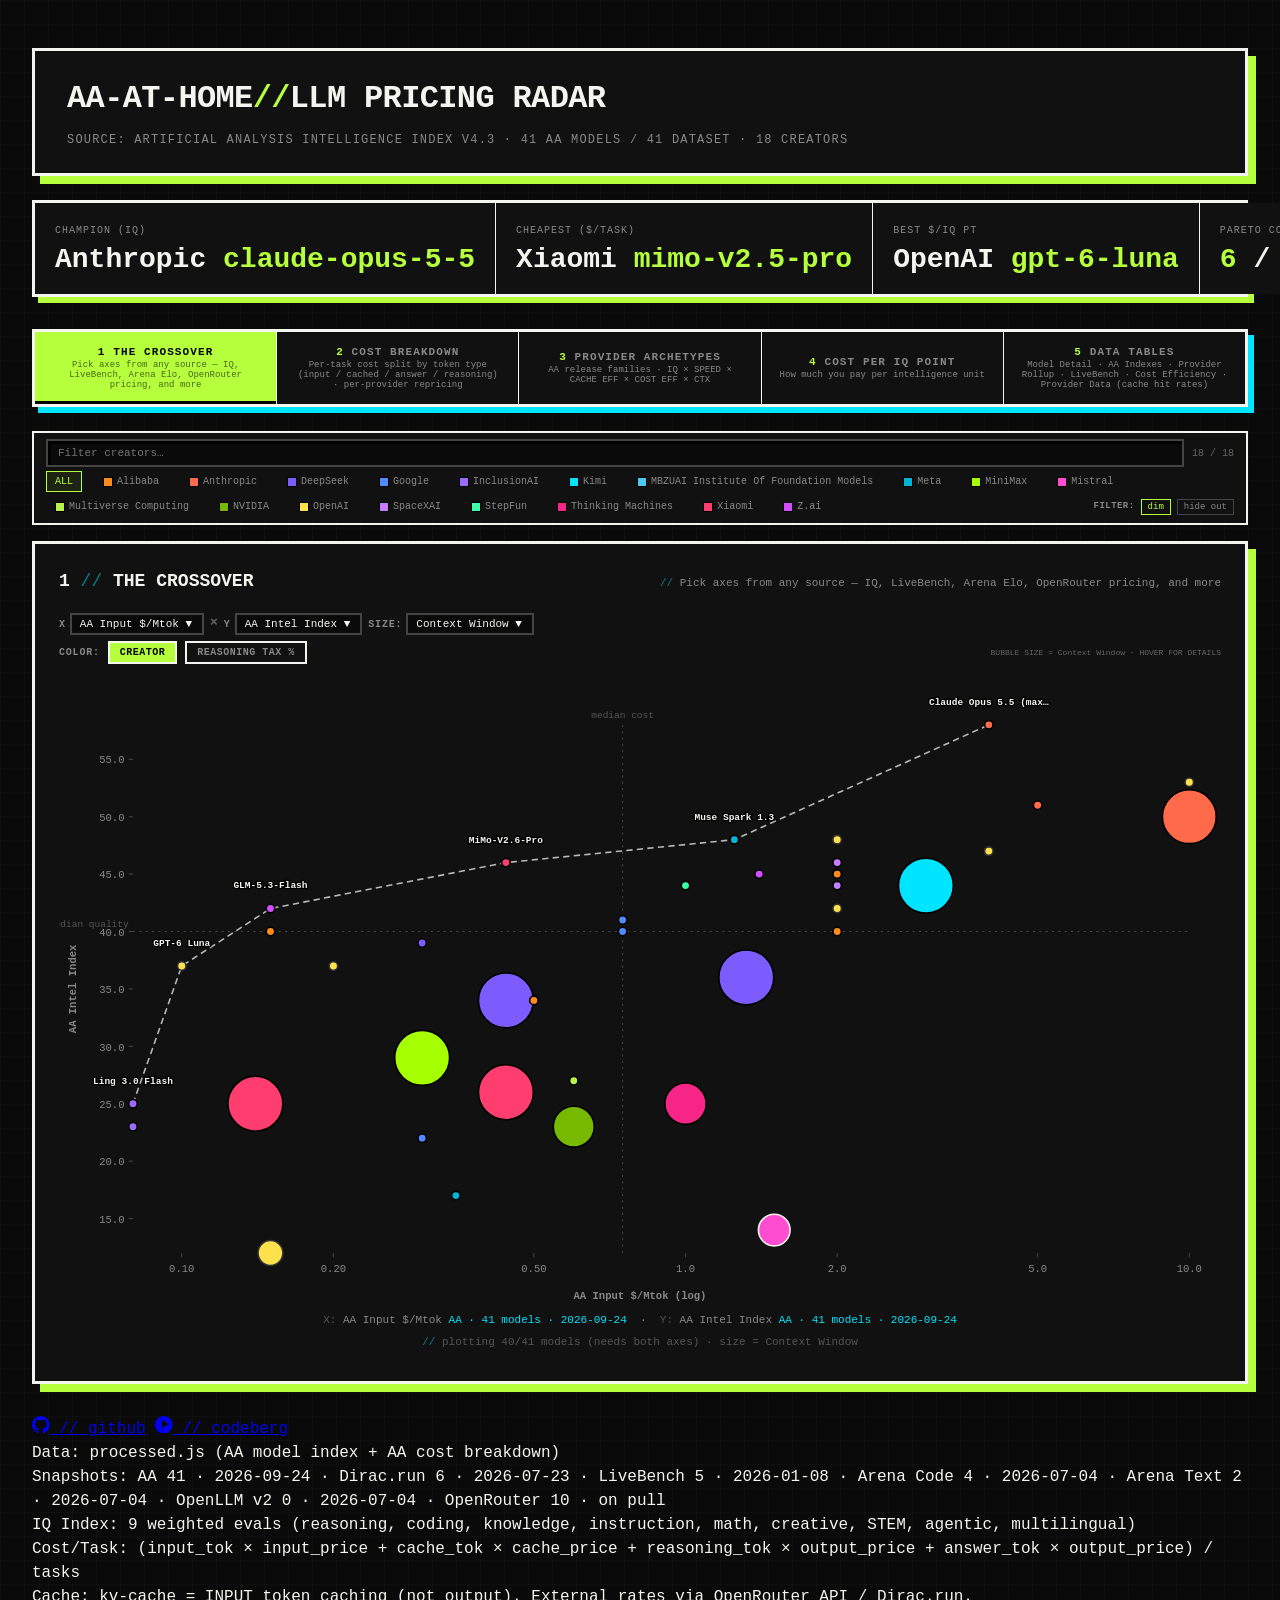
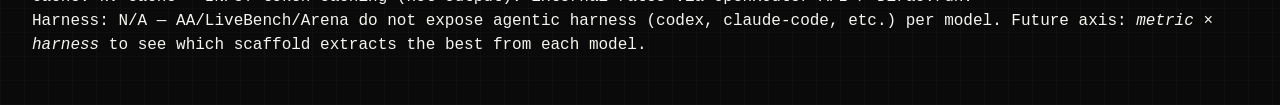
<file: index.html>
<!doctype html>
<html lang="en">
<head>
<meta charset="utf-8">
<meta http-equiv="refresh" content="0; url=./dashboard.html">
<title>AA-AT-HOME // redirecting...</title>
</head>
<body>
<script>window.location.href = './dashboard.html';</script>
<p>redirecting to <a href="./dashboard.html">dashboard.html</a>...</p>
</body>
</html>
</file>
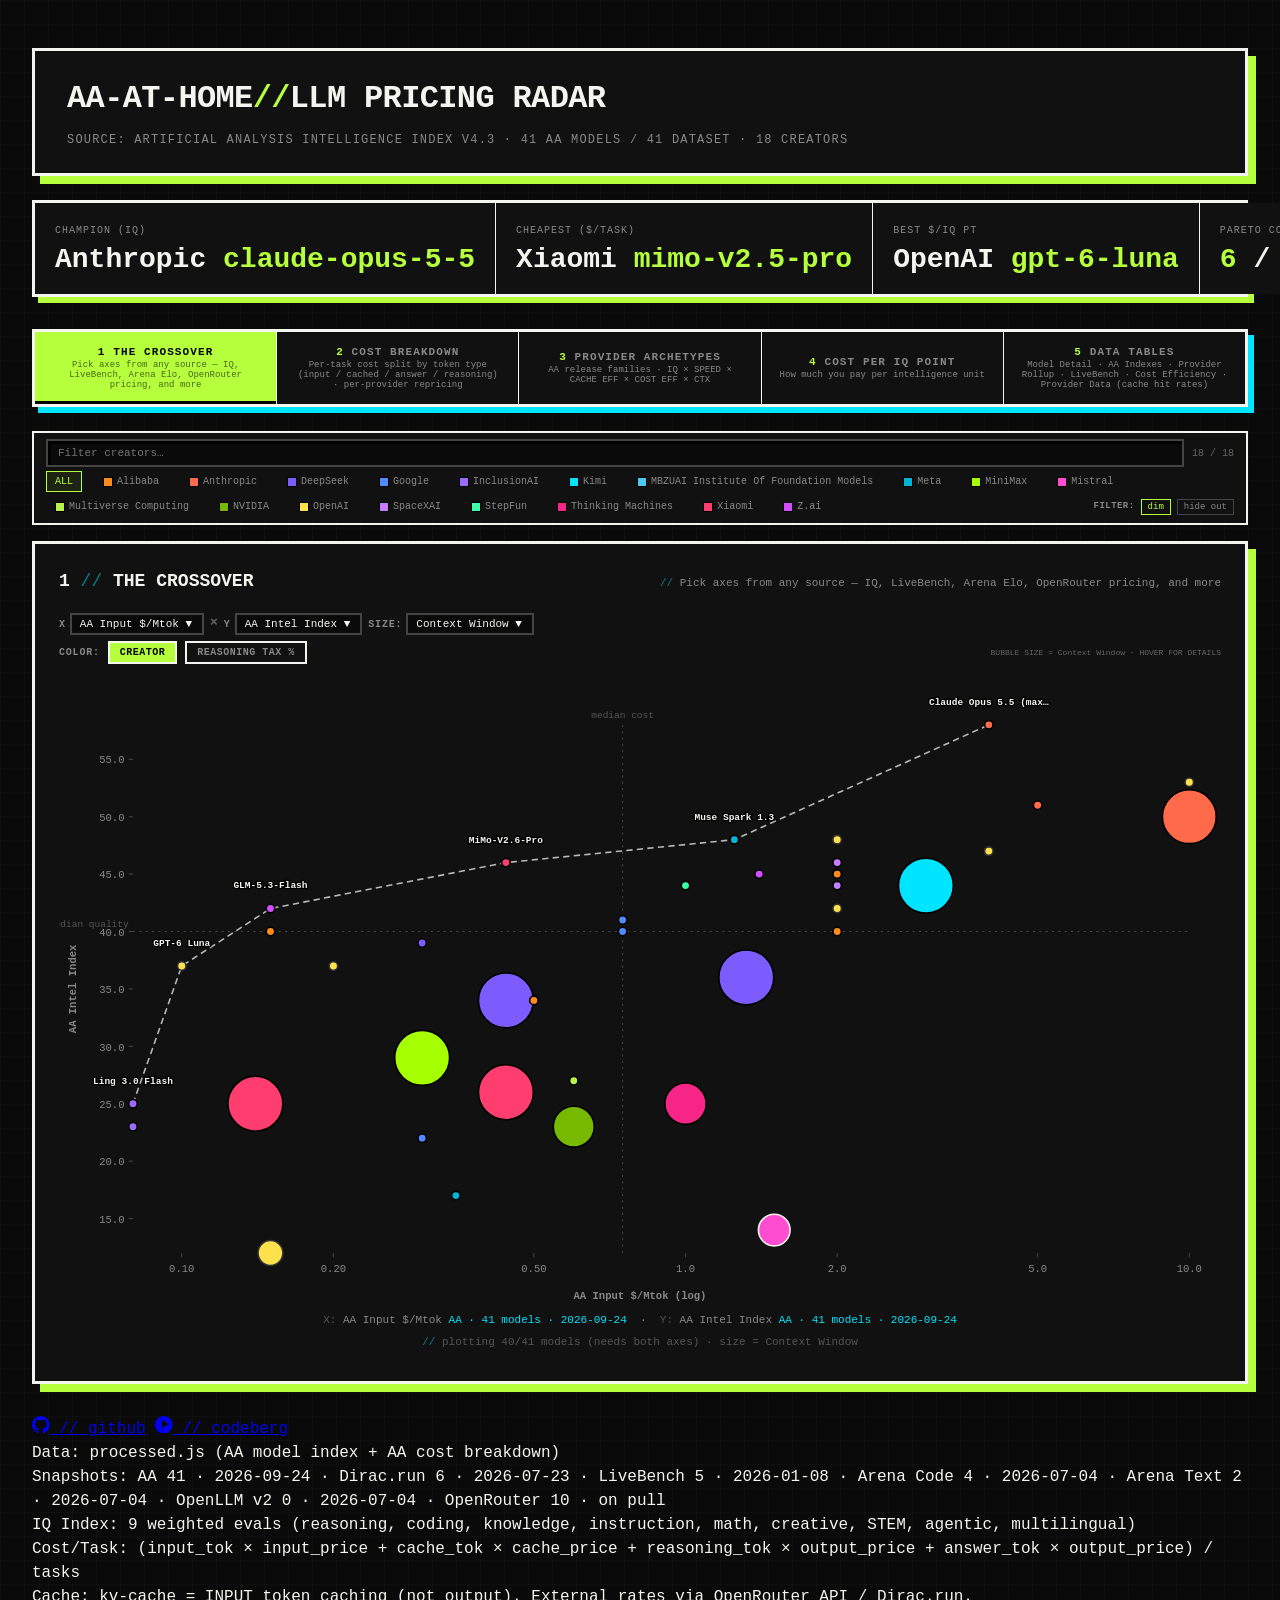
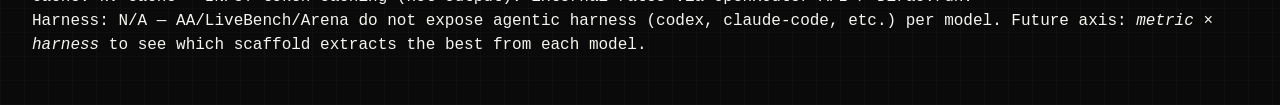
<file: dashboard.html>
<!doctype html>
<html lang="en">
<head>
<meta charset="utf-8">
<meta name="viewport" content="width=device-width,initial-scale=1">
<link rel="icon" type="image/svg+xml" href="data:image/svg+xml,%3Csvg xmlns='http://www.w3.org/2000/svg' viewBox='0 0 32 32'%3E%3Crect width='32' height='32' fill='%230a0a0a' rx='3'/%3E%3Ctext x='16' y='22' text-anchor='middle' fill='%23b6ff3c' font-family='monospace' font-weight='800' font-size='17'%3EAA%3C/text%3E%3C/svg%3E">
<title>AA-AT-HOME // LLM PRICING RADAR</title>
<link rel="stylesheet" href="./viz/dashboard.css">
</head>
<body>
<div class="schema-error" id="schema-error" style="display:none"></div>
<div class="wrap">

<div class="tooltip" id="tooltip"></div>

<header>
  <h1>AA-AT-HOME<span>//</span>LLM PRICING RADAR</h1>
  <div class="meta" id="header-meta">SOURCE: ARTIFICIAL ANALYSIS INTELLIGENCE INDEX v4.3</div>
</header>

<!-- TOP STRIP: HEADLINE STATS -->
<div class="strip">
  <div data-metric="champion"><div class="label">CHAMPION (IQ)</div><div class="val">—</div></div>
  <div data-metric="cheapest"><div class="label">CHEAPEST ($/TASK)</div><div class="val">—</div></div>
  <div data-metric="value"><div class="label">BEST $/IQ PT</div><div class="val">—</div></div>
  <div><div class="label">PARETO COUNT</div><div class="val"><span id="pareto-count">—</span> / <span id="total-count">—</span></div></div>
</div>

<!-- TAB NAV -->
<nav class="tabs" id="tabs"></nav>

<!-- CREATOR FILTER STRIP (shared across all views) -->
<div id="creator-legend" class="creator-legend" style="display:none"></div>

<!-- VIZ PANELS — one per registered viz, generated dynamically -->
<div id="panels"></div>

<!-- ============ TABLES SECTION ============ -->
  <div class="repo" id="repo-links"><!-- injected by boot --></div>
  <div class="meth">
    <span class="label">Data:</span> processed.js (AA model index + AA cost breakdown)
  </div>
  <div class="meth" id="source-freshness"><span class="label">Snapshots:</span> —</div>
  <div class="meth">
    <span class="label">IQ Index:</span> 9 weighted evals (reasoning, coding, knowledge, instruction, math, creative, STEM, agentic, multilingual)
  </div>
  <div class="meth">
    <span class="label">Cost/Task:</span> (input_tok &times; input_price + cache_tok &times; cache_price + reasoning_tok &times; output_price + answer_tok &times; output_price) / tasks
  </div>
  <div class="meth">
    <span class="label">Cache:</span> kv-cache = INPUT token caching (not output). External rates via OpenRouter API / Dirac.run.
  </div>
  <div class="meth">
    <span class="label">Harness:</span> N/A — AA/LiveBench/Arena do not expose agentic harness (codex, claude-code, etc.) per model.
    Future axis: <em>metric × harness</em> to see which scaffold extracts the best from each model.
  </div>
</footer>

</div>

<!-- ============ DATA + VIZ LOADER ============ -->
<script src="./data/processed.js"></script>

<!-- ============ RESULT MONAD (Ok/Err; mirrors data/_result.py) ============ -->
<script src="./viz/_result.js"></script>

<!-- ============ JS DOMAIN MODEL (typed wrappers + enums + helpers) ============ -->
<script src="./viz/_domain.js"></script>

<!-- ============ VIZ SHARED HELPERS ============ -->
<script src="./viz/_shared.js"></script>

<!-- ============ VIZ REGISTRATIONS (each in its own file; order = tab order) ============ -->
<script src="./viz/crossover.js"></script>
<script src="./viz/cost-breakdown.js"></script>
<script src="./viz/provider-archetypes.js"></script>
<script src="./viz/cost-per-iq.js"></script>
<script src="./viz/data-table.js"></script>

<!-- ============ SHELL BOOT (after all viz scripts loaded) ============ -->
<script src="./viz/_boot.js"></script>
</body>
</html>
</file>
<file: viz/dashboard.css>
:root {
  --bg: #0a0a0a;
  --fg: #f5f5f0;
  --muted: #888;
  --border: #f5f5f0;
  --neon: #b6ff3c;
  --neon2: #00e5ff;
  --warn: #ff3366;
  --panel: #111;
}
* { box-sizing: border-box; margin: 0; padding: 0; }
html { scroll-behavior: smooth; }
html, body { background: var(--bg); color: var(--fg); }
body {
  font-family: 'IBM Plex Mono', 'JetBrains Mono', 'Courier New', monospace;
  line-height: 1.5;
  padding: 48px 32px;
  background-image:
    linear-gradient(rgba(255,255,255,0.02) 1px, transparent 1px),
    linear-gradient(90deg, rgba(255,255,255,0.02) 1px, transparent 1px);
  background-size: 24px 24px;
}
.wrap { max-width: 1600px; margin: 0 auto; }

/* Header */
header { border: 3px solid var(--border); padding: 24px 32px; margin-bottom: 24px;
  box-shadow: 8px 8px 0 var(--neon); background: var(--panel); }
header h1 { font-size: 32px; letter-spacing: -0.02em; font-weight: 800; }
header h1 span { color: var(--neon); }
header .meta { color: var(--muted); font-size: 12px; margin-top: 8px; text-transform: uppercase; letter-spacing: 0.1em; }

/* Tab nav */
nav.tabs {
  display: flex; flex-wrap: wrap; gap: 0;
  border: 3px solid var(--border); margin-bottom: 24px;
  box-shadow: 6px 6px 0 var(--neon2); background: var(--panel);
  position: sticky; top: 0; z-index: 99;
}
nav.tabs button {
  flex: 1; min-width: 140px;
  background: transparent; color: var(--muted);
  border: 0; border-right: 1px solid var(--border);
  padding: 14px 16px; font-family: inherit; font-size: 11px;
  text-transform: uppercase; letter-spacing: 0.1em; font-weight: 700;
  cursor: pointer; transition: background 60ms linear, color 60ms linear;
}
nav.tabs button:last-child { border-right: 0; }
nav.tabs button:hover { background: rgba(182,255,60,0.05); color: var(--fg); }
nav.tabs button.active {
  background: var(--neon); color: #000;
  box-shadow: inset 0 -3px 0 #000;
}
nav.tabs button .num { color: var(--neon); font-weight: 800; }
nav.tabs button.active .num { color: #000; }
nav.tabs button .sub { display: block; font-size: 9px; color: var(--muted); font-weight: 400; margin-top: 2px; text-transform: none; letter-spacing: 0; }
nav.tabs button.active .sub { color: rgba(0,0,0,0.6); }

/* Section markers */
.section { margin-bottom: 48px; }
.section-marker { display: flex; align-items: baseline; gap: 16px; margin-bottom: 16px; }
.section-marker .num { color: var(--neon); font-weight: 800; font-size: 14px; }
.section-marker h2 { font-size: 20px; font-weight: 800; text-transform: uppercase; letter-spacing: 0.05em; }
.section-marker .tag { color: var(--muted); font-size: 11px; text-transform: uppercase; }

/* Cards */
.card { border: 3px solid var(--border); background: var(--panel); padding: 24px;
  box-shadow: 6px 6px 0 var(--neon2); }
.card.warn { box-shadow: 6px 6px 0 var(--warn); }
.card h3 { font-size: 14px; text-transform: uppercase; letter-spacing: 0.1em; margin-bottom: 12px; color: var(--muted); }
.card .big { font-size: 36px; font-weight: 800; line-height: 1; }
.card .big span { color: var(--neon); }

/* Chart container */
.chart { border: 3px solid var(--border); background: var(--panel);
  box-shadow: 8px 8px 0 var(--neon); padding: 24px; margin-bottom: 32px; }
.chart-head { display: flex; justify-content: space-between; align-items: baseline; margin-bottom: 16px; }
.chart-head h2 { font-size: 18px; font-weight: 800; text-transform: uppercase; }
.chart-head .cmt { color: var(--neon2); opacity: 0.5; font-weight: 400; }
.chart-head .src { color: var(--muted); font-size: 11px; }

/* Viz panel */
.viz-panel { display: none; }
.viz-panel.active { display: block; }
.chart { overflow: hidden; }

/* Legend */
.legend { display: flex; flex-wrap: wrap; gap: 12px 20px; margin-top: 16px;
  padding-top: 16px; border-top: 1px dashed var(--muted); font-size: 11px; }
.legend .item { display: flex; align-items: center; gap: 6px; }
.legend .dot { width: 10px; height: 10px; display: inline-block; border: 1px solid var(--fg); }
.dot-lg { width: 10px; height: 10px; display: inline-block; margin-right: 8px; border: 1px solid #f5f5f0; }
.dot-sm { width: 8px; height: 8px; display: inline-block; margin-right: 6px; border: 1px solid #f5f5f0; }
.legend .size { color: var(--muted); margin-left: 16px; }

/* Cache toggle buttons (02-cost-breakdown) */
.cache-toggle-btn {
  background: transparent; color: var(--muted);
  border: 2px solid var(--border); padding: 4px 10px;
  font-family: inherit; font-size: 10px; font-weight: 700;
  cursor: pointer; text-transform: uppercase; letter-spacing: 0.05em;
}
.cache-toggle-btn[data-source="aa"].active {
  background: var(--neon); color: #000;
}
.cache-toggle-btn[data-source="external"].active {
  background: var(--neon2); color: #000;
}
.cache-toggle-btn[data-provider].active {
  background: var(--neon2); color: #000;
}

/* Color toggle buttons (01-crossover) */
.color-toggle-btn {
  background: transparent; color: var(--muted);
  border: 2px solid var(--border); padding: 4px 10px;
  font-family: inherit; font-size: 10px; font-weight: 700;
  cursor: pointer; text-transform: uppercase; letter-spacing: 0.05em;
}
.color-toggle-btn.active {
  background: var(--neon); color: #000;
}

/* Creator filter strip */
.creator-legend {
  display: flex; flex-wrap: wrap; align-items: center; gap: 4px 12px;
  padding: 6px 12px; margin-bottom: 16px;
  border: 2px solid var(--border); background: var(--panel);
  font-size: 10px; font-family: inherit;
}
.lg-fi {
  display: inline-flex; align-items: center; gap: 4px;
  padding: 2px 8px; cursor: pointer; color: var(--muted);
  border: 1px solid transparent; transition: all 60ms;
  font-family: inherit; font-size: 10px;
}
.lg-fi:hover { color: var(--fg); background: rgba(255,255,255,0.03); }
.lg-fi.active { color: var(--neon); border-color: var(--neon); background: rgba(182,255,60,0.08); }
.cr-fs { display: inline-block; width: 10px; height: 10px; border: 1px solid #000; flex-shrink: 0; }

/* Data table */
.dt-table {
  width: 100%;
  border-collapse: collapse;
  font-family: monospace;
  font-size: 10px;
}
.dt-table th, .dt-table td {
  padding: 6px 10px;
  text-align: left;
  border-bottom: 1px solid #222;
  white-space: nowrap;
}
.dt-table td.name-cell {
  max-width: 220px;
  overflow: hidden;
  text-overflow: ellipsis;
  white-space: nowrap;
  cursor: default;
}
.dt-table td.name-cell:hover {
  overflow: visible;
  position: relative;
  z-index: 10;
  background: #1a1a1a;
}
.dt-table th {
  background: #0a0a0a;
  color: #b6ff3c;
  font-weight: 800;
  font-size: 9px;
  letter-spacing: 0.08em;
  position: sticky;
  top: 0;
  cursor: pointer;
  user-select: none;
  text-align: left;
  white-space: nowrap;
  border-right: 1px solid #222;
}
.dt-table th:last-child {
  border-right: none;
}
.dt-table th.num {
  text-align: right;
}
.dt-table th .sort-indicator {
  display: inline-block;
  width: 18px;
  text-align: left;
  font-size: 8px;
  color: #666;
}
.dt-table th.sorted .sort-indicator {
  color: #f5f5f0;
}
.dt-table th:hover {
  background: #1a1a1a;
}
.dt-table th.sorted {
  color: #f5f5f0;
}
.dt-table td.num {
  text-align: right;
  font-variant-numeric: tabular-nums;
}
.dt-table td {
  text-align: left;
}
.dt-table tbody tr:hover {
  background: rgba(182, 255, 60, 0.04);
}
.dt-table tr.hl {
  background: rgba(182, 255, 60, 0.08) !important;
  outline: 1px solid var(--neon);
  outline-offset: -1px;
}
.dt-table tr.hl td:first-child {
  border-left: 3px solid var(--neon);
}
.dt-table td {
  color: #ccc;
}
.viz-search {
  background: #0a0a0a;
  color: #f5f5f0;
  border: 2px solid #444;
  padding: 6px 10px;
  font-family: inherit;
  font-size: 11px;
  outline: none;
  box-shadow: inset 3px 3px 0 #000;
}
.viz-search:focus {
  border-color: var(--neon, #b6ff3c);
}
.viz-search:focus-visible {
  outline: none;
}
nav.tabs button:focus-visible,
.cache-toggle-btn:focus-visible,
.color-toggle-btn:focus-visible,
.dt-view-btn:focus-visible,
.lg-fi:focus-visible {
  outline: 2px solid var(--neon, #b6ff3c);
  outline-offset: 2px;
}
.dt-view-btn {
  background: transparent;
  color: var(--muted, #888);
  border: 2px solid #444;
  padding: 4px 10px;
  font-family: inherit;
  font-size: 10px;
  font-weight: 700;
  cursor: pointer;
  text-transform: uppercase;
  letter-spacing: 0.05em;
}
.dt-view-btn.active {
  background: var(--neon, #b6ff3c);
  color: #000;
}
.dt-view-btn:hover:not(.active) {
  border-color: var(--neon, #b6ff3c);
}
/* Option selector buttons (e.g. provider picker for Provider Data view) */
.dt-opt-btns {
  display: flex; gap: 4px; flex-wrap: wrap;
}
.dt-opt-btn {
  background: transparent;
  color: var(--muted, #888);
  border: 1px solid #444;
  padding: 2px 8px;
  font-family: inherit;
  font-size: 10px;
  cursor: pointer;
}
.dt-opt-btn.active {
  background: var(--neon, #b6ff3c);
  color: #000;
  border-color: var(--neon, #b6ff3c);
}
.dt-opt-btn:hover:not(.active) {
  border-color: var(--neon, #b6ff3c);
}
.dt-opt-count {
  color: #666;
  font-size: 9px;
  margin-left: 2px;
}
.dt-opt-btn.active .dt-opt-count { color: #000; }
.dt-scroll {
  max-height: 520px;
  overflow-y: auto;
}
.dt-scroll::-webkit-scrollbar {
  width: 6px;
}
.dt-scroll::-webkit-scrollbar-track {
  background: #0a0a0a;
}
.dt-scroll::-webkit-scrollbar-thumb {
  background: #444;
}

/* Grid */
.grid-2 { display: grid; grid-template-columns: 1fr 1fr; gap: 24px; }
.grid-3 { display: grid; grid-template-columns: repeat(3, 1fr); gap: 24px; }
.grid-4 { display: grid; grid-template-columns: repeat(4, 1fr); gap: 24px; }
@media (max-width: 900px) {
  .grid-2, .grid-3, .grid-4 { grid-template-columns: 1fr; }
}

/* Table */
table { width: 100%; border-collapse: collapse; font-size: 12px; table-layout: auto; }
th, td { text-align: left; padding: 8px 12px; border-bottom: 1px solid #333; white-space: nowrap; }
th { color: var(--neon); text-transform: uppercase; font-size: 10px; letter-spacing: 0.1em;
  border-bottom: 2px solid var(--neon); white-space: nowrap; }
td.num { text-align: right; font-variant-numeric: tabular-nums; }
tr:hover td { background: rgba(182,255,60,0.05); }

/* SVG */
svg { display: block; width: 100%; aspect-ratio: auto; }
svg .axis text { fill: var(--muted); font-family: inherit; font-size: 10px; }
svg .axis line, svg .axis path { stroke: #444; }
svg .grid line { stroke: #1a1a1a; stroke-dasharray: 2 4; }
svg .point { cursor: crosshair; transition: filter 80ms linear; }
svg .point:hover, svg .label:hover { filter: drop-shadow(0 0 6px var(--neon)) drop-shadow(0 0 12px var(--neon2)); }
svg .pt { cursor: pointer; transition: filter 80ms linear, fill-opacity 160ms linear; }
svg .pt:hover, svg .hit:hover { filter: drop-shadow(0 0 6px var(--neon)) drop-shadow(0 0 12px var(--neon2)); }
svg .pt.exploded { fill-opacity: 1 !important; stroke: #fff; stroke-width: 2.5; }
svg .pt.dimmed { fill-opacity: 0.12 !important; }
svg .label { cursor: pointer; }

/* Custom tooltip */
.tooltip {
  position: fixed; pointer-events: none; z-index: 100;
  background: #000; border: 2px solid var(--neon);
  box-shadow: 4px 4px 0 var(--neon2);
  padding: 10px 14px; font-size: 11px; line-height: 1.5;
  max-width: 280px; display: none; white-space: pre-line;
  font-family: 'IBM Plex Mono', monospace;
}
.tooltip .tt-name { color: var(--neon); font-weight: 800; font-size: 12px; margin-bottom: 4px; }
.tooltip .tt-creator { color: var(--muted); font-size: 10px; text-transform: uppercase; margin-bottom: 6px; }
.tooltip .tt-row { display: flex; justify-content: space-between; gap: 16px; }
.tooltip .tt-row .k { color: var(--muted); }
.tooltip .tt-row .v { color: var(--fg); font-weight: 700; }
.tooltip .tt-row .v.neon { color: var(--neon); }
.tooltip .tt-seg { margin-top: 6px; padding-top: 6px; border-top: 1px dashed #333; }

.schema-error {
  background: #2a0a0a;
  border: 2px solid #ff3366;
  color: #ff6688;
  font-family: monospace;
  font-size: 13px;
  padding: 12px 16px;
  margin: 12px 0;
}


.comment { color: var(--muted); font-style: italic; padding: 12px 16px;
  border-left: 3px solid var(--neon2); margin: 16px 0; font-size: 13px; }
.comment::before { content: "// "; color: var(--neon2); font-style: normal; }

/* Footer */
footer { margin-top: 64px; padding-top: 24px; border-top: 1px dashed var(--muted);
  color: var(--muted); font-size: 11px; text-transform: uppercase; letter-spacing: 0.1em; }
footer .meth { font-size: 10px; letter-spacing: 0; text-transform: none; line-height: 1.6;
  color: #777; margin-top: 6px; }
footer .meth span { display: inline-block; }
footer .meth .label { color: var(--neon); font-weight: 700; text-transform: uppercase; font-size: 9px; letter-spacing: 0.05em; }
footer .meth .stale { color: var(--warn); font-weight: 700; }
footer .repo { font-size: 12px; margin-bottom: 8px; display: flex; align-items: center; gap: 8px; flex-wrap: wrap; }
footer .repo a { color: var(--neon2); text-decoration: none; display: inline-flex; align-items: center; gap: 5px; }
.repo-icon { display: inline-block; width: auto; height: 1.1em; }
footer .repo a:hover { text-decoration: underline; }
footer .repo .sep { color: #444; margin: 0 8px; }

/* Stats strip */
.strip { display: grid; grid-template-columns: repeat(4, 1fr); gap: 0; border: 3px solid var(--border);
  margin-bottom: 32px; box-shadow: 6px 6px 0 var(--neon); }
.strip > div { padding: 20px; border-right: 1px solid var(--border); background: var(--panel); cursor: pointer; }
.strip > div:last-child { border-right: 0; }
.strip .label { color: var(--muted); font-size: 10px; text-transform: uppercase; letter-spacing: 0.1em; }
.strip .val { font-size: 28px; font-weight: 800; line-height: 1; margin-top: 8px; overflow: hidden; text-overflow: ellipsis; white-space: nowrap; }
.strip .val span { color: var(--neon); }
@media (max-width: 700px) { .strip { grid-template-columns: 1fr 1fr; } .strip > div { border-bottom: 1px solid var(--border); } }

/* Ultrawide: spread out stats strip and cards */
@media (min-width: 1800px) {
  .strip { grid-template-columns: repeat(4, 1fr); }
  .grid-4 { grid-template-columns: repeat(4, 1fr); }
  .card .big { font-size: 42px; }
  header h1 { font-size: 36px; }
}
</file>
